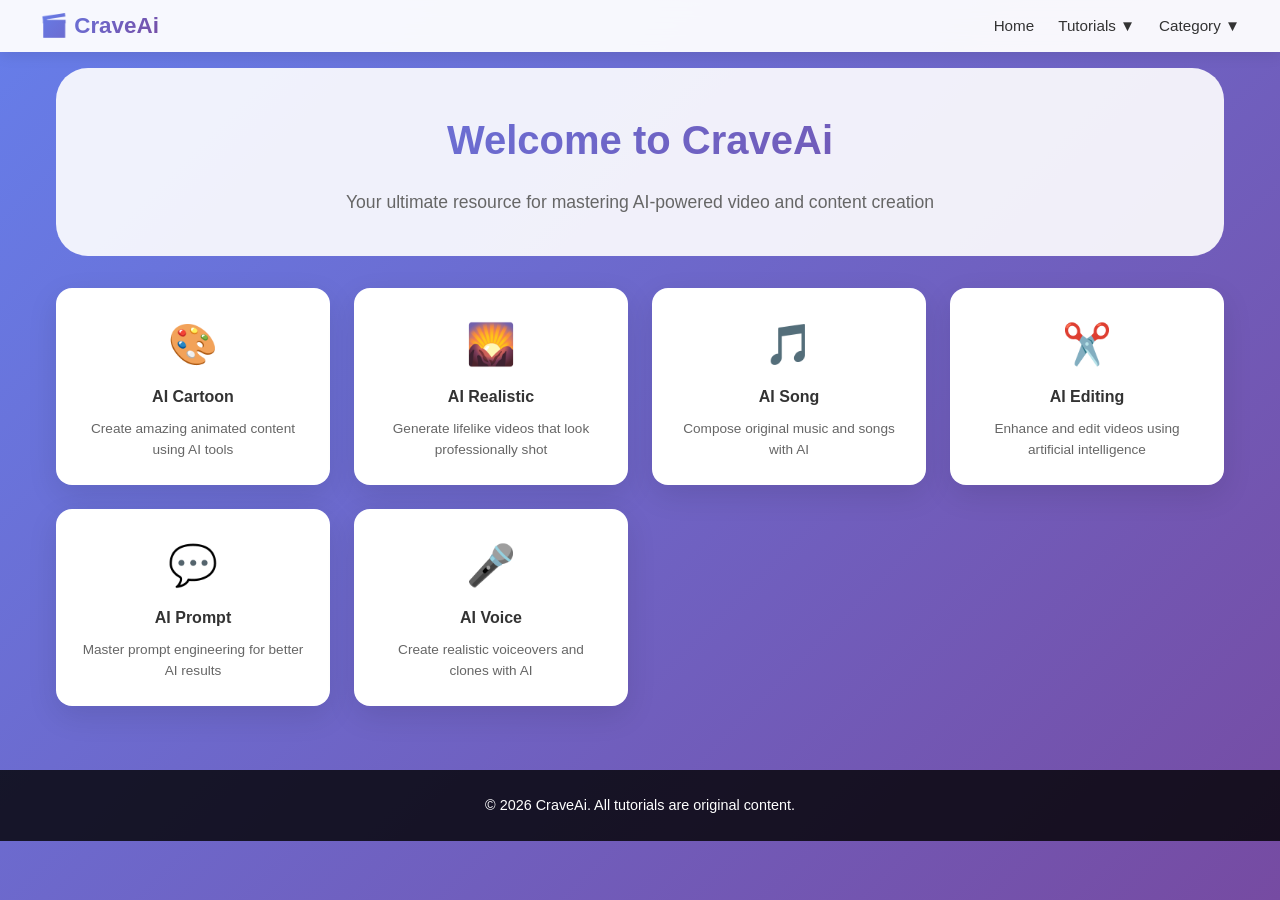
<file: index.html>
<!DOCTYPE html>
<html lang="en">
<head>
    <meta charset="UTF-8">
    <meta name="viewport" content="width=device-width, initial-scale=1.0">
    <title>CraveAi - Master AI Video Creation</title>
    <link rel="stylesheet" href="assets/css/style.css">
    <!-- Linkvertise API Script - Replace YOUR_ID with your actual Linkvertise ID -->
    <script src="https://publisher.linkvertise.com/cdn/linkvertise.js"></script>
<script>
    linkvertise(6531613, {
        whitelist: [],
        blacklist: ["craveai44.github.io", "localhost", "127.0.0.1"]
    });
</script>
</head>
<body>
    <!-- ===== NAVIGATION ===== -->
    <nav class="navbar">
        <div class="nav-container">
            <a href="index.html" class="logo">🎬 CraveAi</a>
            <button class="hamburger" id="hamburger" aria-label="Toggle menu">☰</button>
            <ul class="nav-links" id="navLinks">
                <li><a href="index.html">Home</a></li>
                
                <!-- Tutorials Dropdown -->
                <li class="dropdown">
                    <a href="#" class="dropdown-toggle">Tutorials ▼</a>
                    <ul class="dropdown-menu">
                        <li><a href="pages/cartoon.html">🎨 AI Cartoon</a></li>
                        <li><a href="pages/realistic.html">🌄 AI Realistic</a></li>
                        <li><a href="pages/song.html">🎵 AI Song</a></li>
                        <li><a href="pages/editing.html">✂️ AI Editing</a></li>
                        <li><a href="pages/prompt.html">💬 AI Prompt</a></li>
                        <li><a href="pages/voice.html">🎤 AI Voice</a></li>
                    </ul>
                </li>
                
                <!-- Category Dropdown -->
                <li class="dropdown">
                    <a href="#" class="dropdown-toggle">Category ▼</a>
                    <ul class="dropdown-menu">
                        <li><a href="pages/cartoon.html">🎨 AI Cartoon</a></li>
                        <li><a href="pages/realistic.html">🌄 AI Realistic</a></li>
                        <li><a href="pages/song.html">🎵 AI Song</a></li>
                        <li><a href="pages/editing.html">✂️ AI Editing</a></li>
                        <li><a href="pages/prompt.html">💬 AI Prompt</a></li>
                        <li><a href="pages/voice.html">🎤 AI Voice</a></li>
                    </ul>
                </li>
            </ul>
        </div>
    </nav>

    <!-- ===== MAIN CONTENT ===== -->
    <main>
        <section class="hero">
            <h1>Welcome to CraveAi</h1>
            <p>Your ultimate resource for mastering AI-powered video and content creation</p>
        </section>

        <section class="categories-grid">
            <div class="category-card" onclick="location.href='pages/cartoon.html'">
                <div class="category-icon">🎨</div>
                <h3>AI Cartoon</h3>
                <p>Create amazing animated content using AI tools</p>
            </div>
            <div class="category-card" onclick="location.href='pages/realistic.html'">
                <div class="category-icon">🌄</div>
                <h3>AI Realistic</h3>
                <p>Generate lifelike videos that look professionally shot</p>
            </div>
            <div class="category-card" onclick="location.href='pages/song.html'">
                <div class="category-icon">🎵</div>
                <h3>AI Song</h3>
                <p>Compose original music and songs with AI</p>
            </div>
            <div class="category-card" onclick="location.href='pages/editing.html'">
                <div class="category-icon">✂️</div>
                <h3>AI Editing</h3>
                <p>Enhance and edit videos using artificial intelligence</p>
            </div>
            <div class="category-card" onclick="location.href='pages/prompt.html'">
                <div class="category-icon">💬</div>
                <h3>AI Prompt</h3>
                <p>Master prompt engineering for better AI results</p>
            </div>
            <div class="category-card" onclick="location.href='pages/voice.html'">
                <div class="category-icon">🎤</div>
                <h3>AI Voice</h3>
                <p>Create realistic voiceovers and clones with AI</p>
            </div>
        </section>
    </main>

    <footer>
        <p>&copy; 2026 CraveAi. All tutorials are original content.</p>
    </footer>

    <script src="assets/js/script.js"></script>
</body>
</html>
</file>
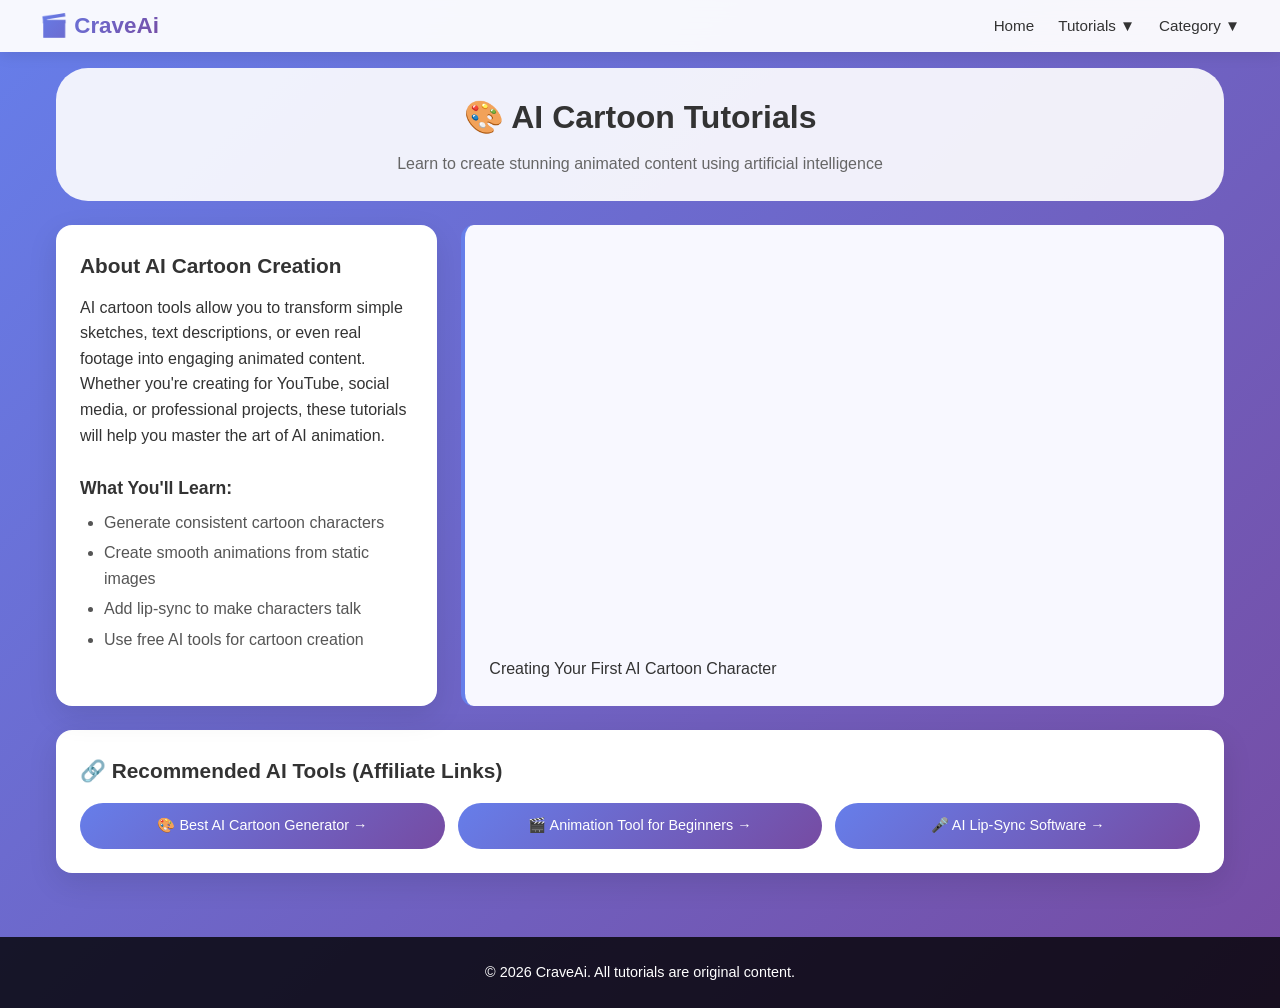
<file: pages/cartoon.html>
<!DOCTYPE html>
<html lang="en">

<head>
    <meta charset="UTF-8">
    <meta name="viewport" content="width=device-width, initial-scale=1.0">
    <title>CraveAi - AI Cartoon Tutorials</title>
    <link rel="stylesheet" href="../assets/css/style.css">

    <!-- Optional Linkvertise setup: put your publisher ID in assets/js/script.js -->
    <script src="https://publisher.linkvertise.com/cdn/linkvertise.js"></script>
    <script>
    linkvertise(6531613, {
        whitelist: [],
        blacklist: ["craveai44.github.io", "localhost", "127.0.0.1"]
    });
    </script>
</head>

<body>
    <nav class="navbar">
        <div class="nav-container">
            <a href="index.html" class="logo">🎬 CraveAi</a>
            <button class="hamburger" id="hamburger" aria-label="Toggle menu">☰</button>
            <ul class="nav-links" id="navLinks">
                <li><a href="../index.html">Home</a></li>
                <li class="dropdown">
                    <a href="#" class="dropdown-toggle">Tutorials ▼</a>
                    <ul class="dropdown-menu">
                        <li><a href="cartoon.html">🎨 AI Cartoon</a></li>
                        <li><a href="realistic.html">🌄 AI Realistic</a></li>
                        <li><a href="song.html">🎵 AI Song</a></li>
                        <li><a href="editing.html">✂️ AI Editing</a></li>
                        <li><a href="prompt.html">💬 AI Prompt</a></li>
                        <li><a href="voice.html">🎤 AI Voice</a></li>
                    </ul>
                </li>
                <li class="dropdown">
                    <a href="#" class="dropdown-toggle">Category ▼</a>
                    <ul class="dropdown-menu">
                        <li><a href="cartoon.html">🎨 AI Cartoon</a></li>
                        <li><a href="realistic.html">🌄 AI Realistic</a></li>
                        <li><a href="song.html">🎵 AI Song</a></li>
                        <li><a href="editing.html">✂️ AI Editing</a></li>
                        <li><a href="prompt.html">💬 AI Prompt</a></li>
                        <li><a href="voice.html">🎤 AI Voice</a></li>
                    </ul>
                </li>
            </ul>
        </div>
    </nav>

    <main>
        <section class="page-header">
            <h1>🎨 AI Cartoon Tutorials</h1>
            <p>Learn to create stunning animated content using artificial intelligence</p>
        </section>

        <div class="content-layout">
            <!-- Text Section -->
            <div class="text-section">
                <h2>About AI Cartoon Creation</h2>
                <p>AI cartoon tools allow you to transform simple sketches, text descriptions, or even real footage into
                    engaging animated content. Whether you're creating for YouTube, social media, or professional
                    projects, these tutorials will help you master the art of AI animation.</p>
                <br>
                <h3>What You'll Learn:</h3>
                <ul>
                    <li>Generate consistent cartoon characters</li>
                    <li>Create smooth animations from static images</li>
                    <li>Add lip-sync to make characters talk</li>
                    <li>Use free AI tools for cartoon creation</li>
                </ul>
            </div>

            <!-- Videos Section -->
            <div class="video-grid">
                <div class="video-card">
                    <div class="video-container">
                        <iframe width="100%" height="315" src="https://www.youtube.com/embed/YOUR_VIDEO_ID"
                            frameborder="0" allowfullscreen>
                        </iframe>
                    </div>
                    <p>Creating Your First AI Cartoon Character</p>
                </div>
            </div>
        </div>

        <!-- Resources Section with Linkvertise Links -->
        <div class="resources-section">
            <h2>🔗 Recommended AI Tools (Affiliate Links)</h2>
            <div class="resources-grid">
                <a href="#" class="resource-link">🎨 Best AI Cartoon Generator →</a>
                <a href="#" class="resource-link">🎬 Animation Tool for Beginners →</a>
                <a href="#" class="resource-link">🎤 AI Lip-Sync Software →</a>
            </div>
        </div>
    </main>

    <footer>
        <p>&copy; 2026 CraveAi. All tutorials are original content.</p>
    </footer>

    <script src="../assets/js/script.js"></script>
</body>

</html>
</file>
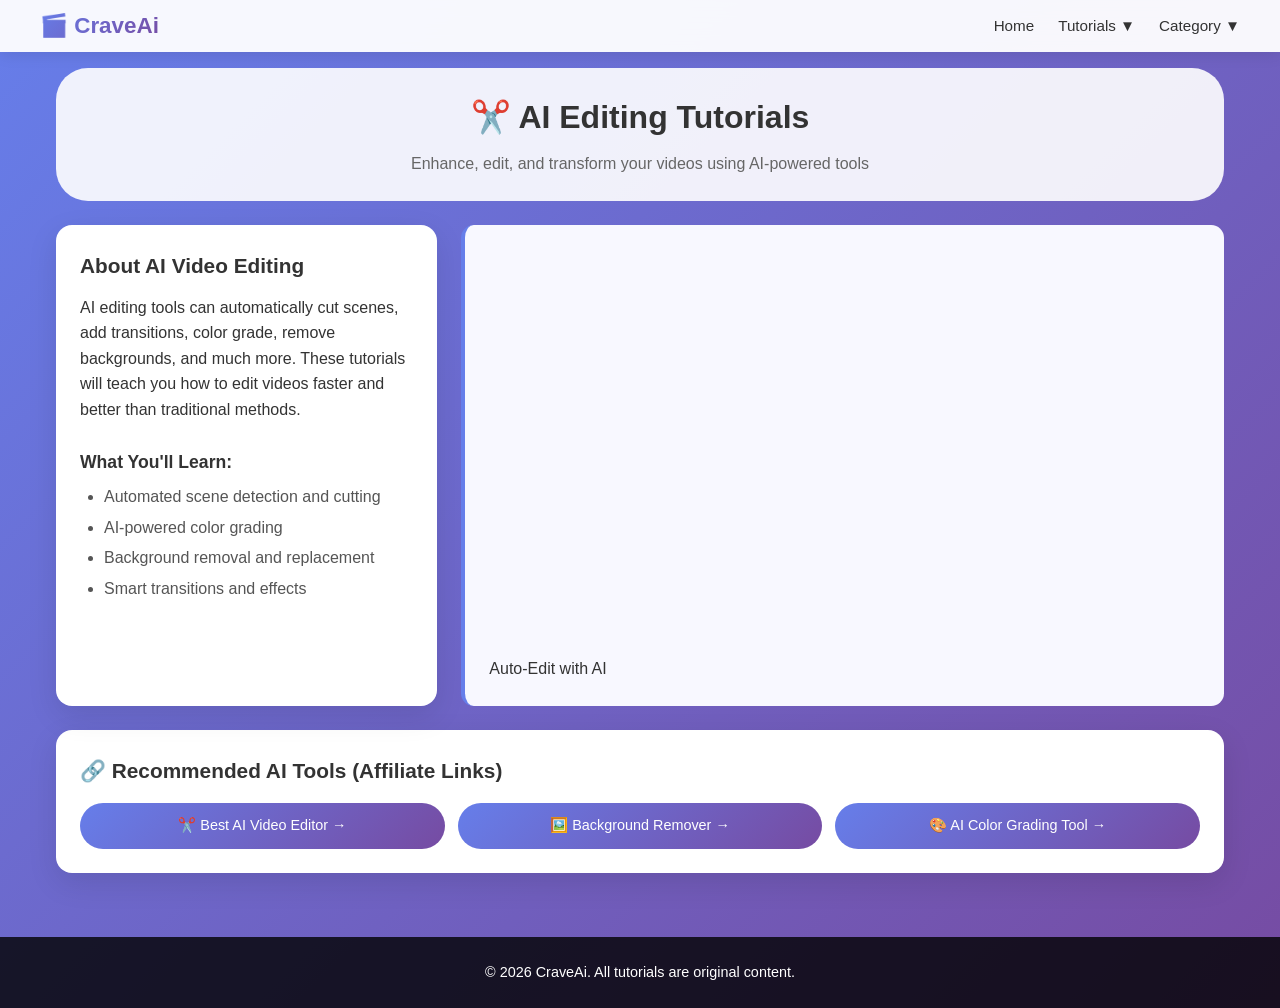
<file: pages/editing.html>
<!DOCTYPE html>
<html lang="en">

<head>
    <meta charset="UTF-8">
    <meta name="viewport" content="width=device-width, initial-scale=1.0">
    <title>CraveAi - AI Editing Tutorials</title>
    <link rel="stylesheet" href="../assets/css/style.css">

    <!-- Optional Linkvertise setup: put your publisher ID in assets/js/script.js -->
    <script src="https://publisher.linkvertise.com/cdn/linkvertise.js"></script>
    <script>
    linkvertise(6531613, {
        whitelist: [],
        blacklist: ["craveai44.github.io", "localhost", "127.0.0.1"]
    });
    </script>
</head>

<body>
    <nav class="navbar">
        <div class="nav-container">
            <a href="index.html" class="logo">🎬 CraveAi</a>
            <button class="hamburger" id="hamburger" aria-label="Toggle menu">☰</button>
            <ul class="nav-links" id="navLinks">
                <li><a href="../index.html">Home</a></li>
                <li class="dropdown">
                    <a href="#" class="dropdown-toggle">Tutorials ▼</a>
                    <ul class="dropdown-menu">
                        <li><a href="cartoon.html">🎨 AI Cartoon</a></li>
                        <li><a href="realistic.html">🌄 AI Realistic</a></li>
                        <li><a href="song.html">🎵 AI Song</a></li>
                        <li><a href="editing.html">✂️ AI Editing</a></li>
                        <li><a href="prompt.html">💬 AI Prompt</a></li>
                        <li><a href="voice.html">🎤 AI Voice</a></li>
                    </ul>
                </li>
                <li class="dropdown">
                    <a href="#" class="dropdown-toggle">Category ▼</a>
                    <ul class="dropdown-menu">
                        <li><a href="cartoon.html">🎨 AI Cartoon</a></li>
                        <li><a href="realistic.html">🌄 AI Realistic</a></li>
                        <li><a href="song.html">🎵 AI Song</a></li>
                        <li><a href="editing.html">✂️ AI Editing</a></li>
                        <li><a href="prompt.html">💬 AI Prompt</a></li>
                        <li><a href="voice.html">🎤 AI Voice</a></li>
                    </ul>
                </li>
            </ul>
        </div>
    </nav>

    <main>
        <section class="page-header">
            <h1>✂️ AI Editing Tutorials</h1>
            <p>Enhance, edit, and transform your videos using AI-powered tools</p>
        </section>

        <div class="content-layout">
            <div class="text-section">
                <h2>About AI Video Editing</h2>
                <p>AI editing tools can automatically cut scenes, add transitions, color grade, remove backgrounds, and
                    much more. These tutorials will teach you how to edit videos faster and better than traditional
                    methods.</p>
                <br>
                <h3>What You'll Learn:</h3>
                <ul>
                    <li>Automated scene detection and cutting</li>
                    <li>AI-powered color grading</li>
                    <li>Background removal and replacement</li>
                    <li>Smart transitions and effects</li>
                </ul>
            </div>

            <div class="video-grid">
                <div class="video-card">
                    <div class="video-container">
                        <iframe width="100%" height="315" src="https://www.youtube.com/embed/YOUR_VIDEO_ID"
                            frameborder="0" allowfullscreen>
                        </iframe>
                    </div>
                    <p>Auto-Edit with AI</p>
                </div>
            </div>
        </div>

        <div class="resources-section">
            <h2>🔗 Recommended AI Tools (Affiliate Links)</h2>
            <div class="resources-grid">
                <a href="#" class="resource-link">✂️ Best AI Video Editor →</a>
                <a href="#" class="resource-link">🖼️ Background Remover →</a>
                <a href="#" class="resource-link">🎨 AI Color Grading Tool →</a>
            </div>
        </div>
    </main>

    <footer>
        <p>&copy; 2026 CraveAi. All tutorials are original content.</p>
    </footer>

    <script src="../assets/js/script.js"></script>
</body>

</html>
</file>
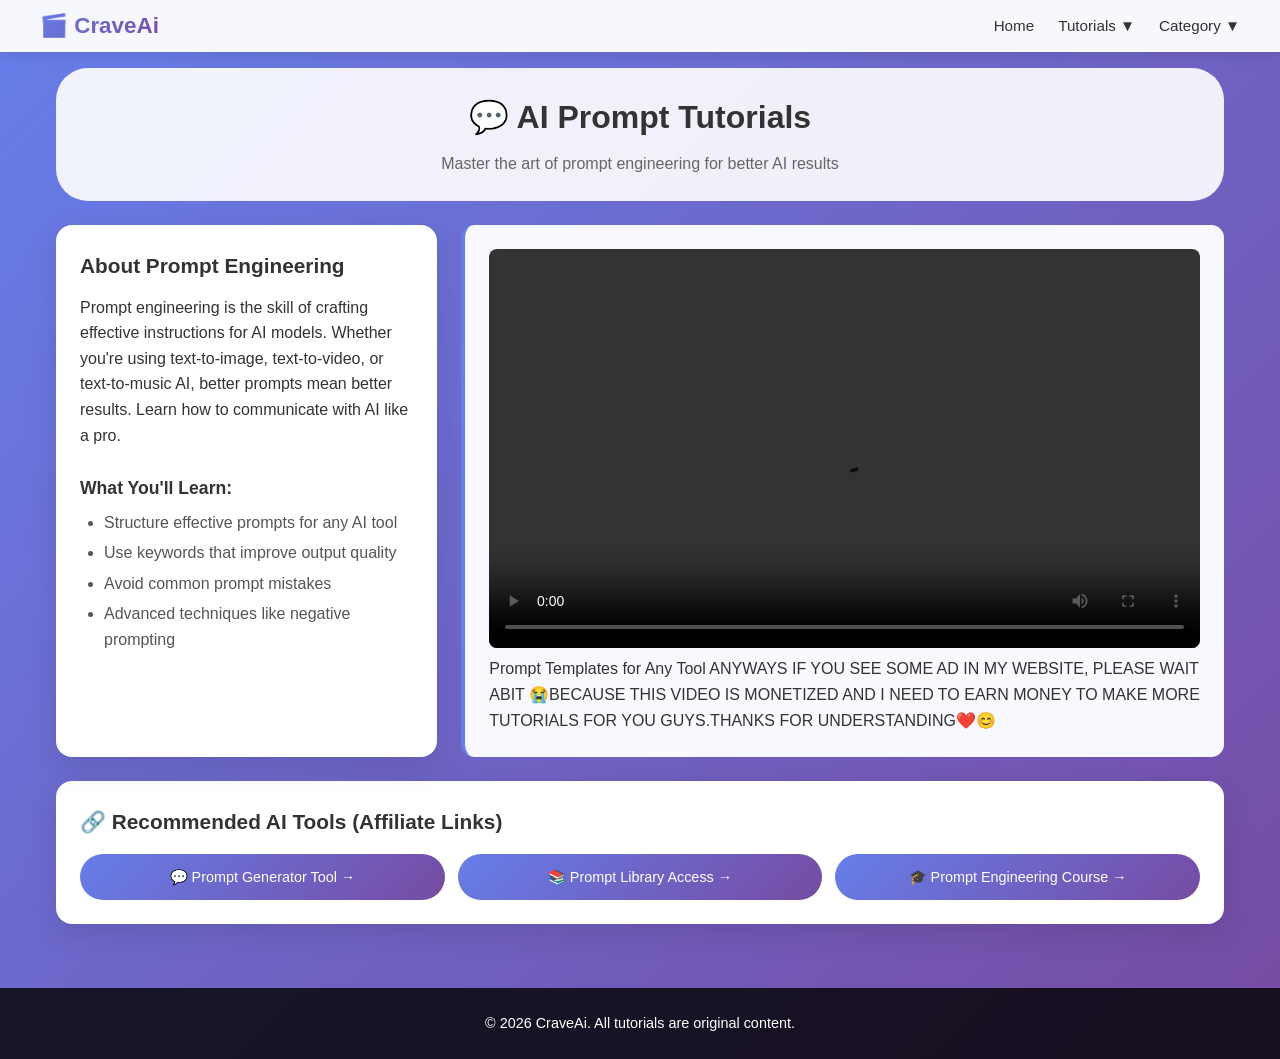
<file: pages/prompt.html>
<!DOCTYPE html>
<html lang="en">

<head>
    <meta charset="UTF-8">
    <meta name="viewport" content="width=device-width, initial-scale=1.0">
    <title>CraveAi - AI Prompt Tutorials</title>
    <link rel="stylesheet" href="../assets/css/style.css">

    <!-- Optional Linkvertise setup: put your publisher ID in assets/js/script.js -->
    <script src="https://publisher.linkvertise.com/cdn/linkvertise.js"></script>
    <script>
    linkvertise(6531613, {
        whitelist: [],
        blacklist: ["craveai44.github.io", "localhost", "127.0.0.1"]
    });
    </script>
</head>

<body>
    <nav class="navbar">
        <div class="nav-container">
            <a href="index.html" class="logo">🎬 CraveAi</a>
            <button class="hamburger" id="hamburger" aria-label="Toggle menu">☰</button>
            <ul class="nav-links" id="navLinks">
                <li><a href="../index.html">Home</a></li>
                <li class="dropdown">
                    <a href="#" class="dropdown-toggle">Tutorials ▼</a>
                    <ul class="dropdown-menu">
                        <li><a href="cartoon.html">🎨 AI Cartoon</a></li>
                        <li><a href="realistic.html">🌄 AI Realistic</a></li>
                        <li><a href="song.html">🎵 AI Song</a></li>
                        <li><a href="editing.html">✂️ AI Editing</a></li>
                        <li><a href="prompt.html">💬 AI Prompt</a></li>
                        <li><a href="voice.html">🎤 AI Voice</a></li>
                    </ul>
                </li>
                <li class="dropdown">
                    <a href="#" class="dropdown-toggle">Category ▼</a>
                    <ul class="dropdown-menu">
                        <li><a href="cartoon.html">🎨 AI Cartoon</a></li>
                        <li><a href="realistic.html">🌄 AI Realistic</a></li>
                        <li><a href="song.html">🎵 AI Song</a></li>
                        <li><a href="editing.html">✂️ AI Editing</a></li>
                        <li><a href="prompt.html">💬 AI Prompt</a></li>
                        <li><a href="voice.html">🎤 AI Voice</a></li>
                    </ul>
                </li>
            </ul>
        </div>
    </nav>

    <main>
        <section class="page-header">
            <h1>💬 AI Prompt Tutorials</h1>
            <p>Master the art of prompt engineering for better AI results</p>
        </section>

        <div class="content-layout">
            <div class="text-section">
                <h2>About Prompt Engineering</h2>
                <p>Prompt engineering is the skill of crafting effective instructions for AI models. Whether you're
                    using text-to-image, text-to-video, or text-to-music AI, better prompts mean better results. Learn
                    how to communicate with AI like a pro.</p>
                <br>
                <h3>What You'll Learn:</h3>
                <ul>
                    <li>Structure effective prompts for any AI tool</li>
                    <li>Use keywords that improve output quality</li>
                    <li>Avoid common prompt mistakes</li>
                    <li>Advanced techniques like negative prompting</li>
                </ul>
            </div>

            <div class="video-grid">
                <div class="video-card">
                    <div class="video-container">
                        <video width="100%" controls preload="metadata">
                            <source src="../assets/videos/prompt-1.mp4" type="video/mp4">
                            Your browser does not support the video tag.
                        </video>
                    </div>
                    <p>Prompt Templates for Any Tool


                        ANYWAYS IF YOU SEE SOME AD IN MY WEBSITE, PLEASE WAIT ABIT 😭BECAUSE THIS VIDEO IS MONETIZED AND
                        I NEED TO EARN MONEY TO MAKE MORE TUTORIALS FOR YOU GUYS.THANKS FOR UNDERSTANDING❤️😊
                    </p>
                </div>
            </div>
        </div>

        <div class="resources-section">
            <h2>🔗 Recommended AI Tools (Affiliate Links)</h2>
            <div class="resources-grid">
                <a href="#" class="resource-link">💬 Prompt Generator Tool →</a>
                <a href="#" class="resource-link">📚 Prompt Library Access →</a>
                <a href="#" class="resource-link">🎓 Prompt Engineering Course →</a>
            </div>
        </div>
    </main>

    <footer>
        <p>&copy; 2026 CraveAi. All tutorials are original content.</p>
    </footer>

    <script src="../assets/js/script.js"></script>
</body>

</html>
</file>
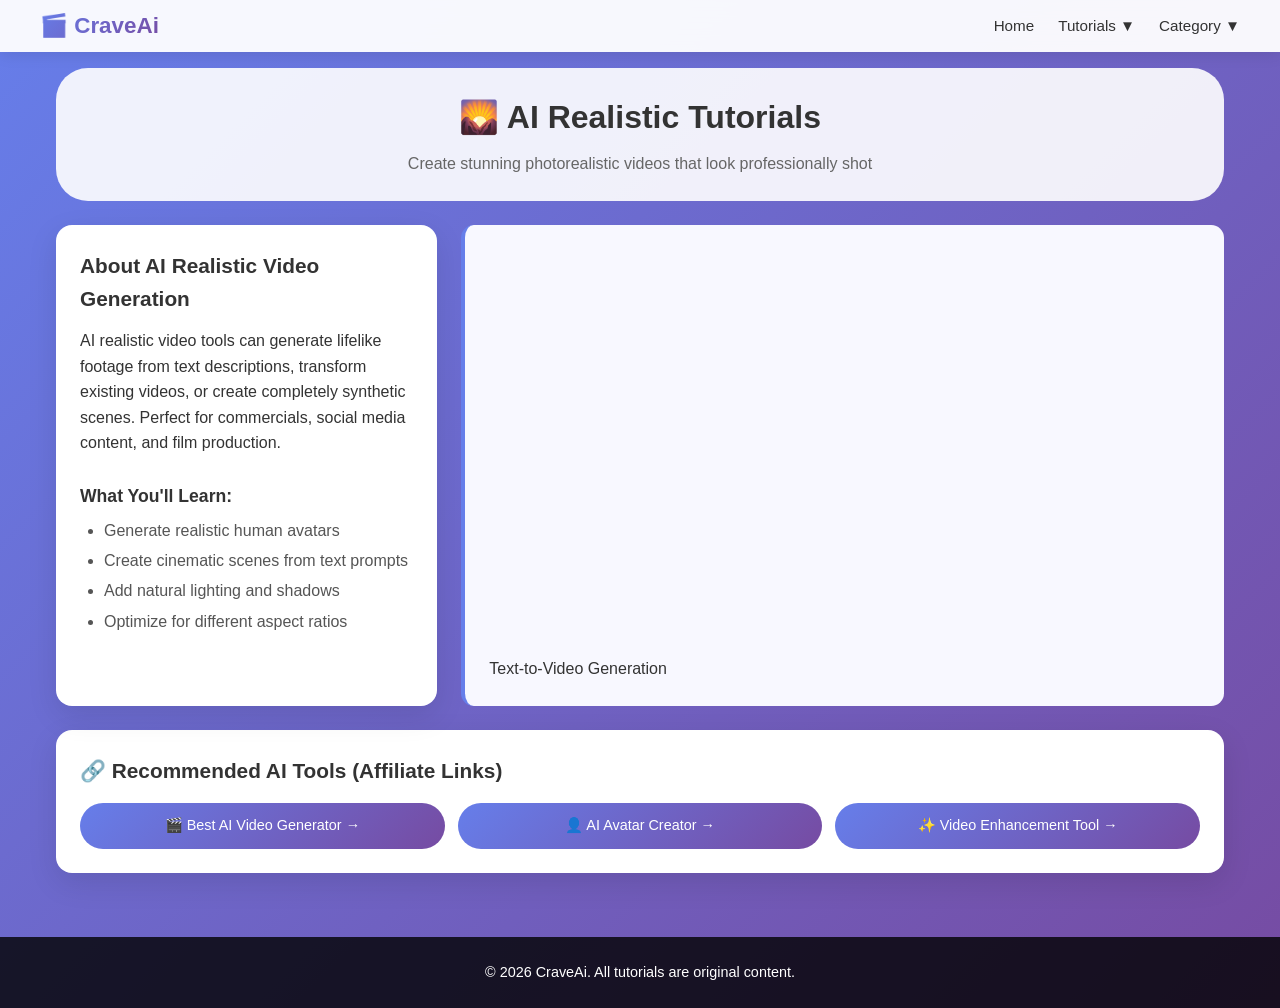
<file: pages/realistic.html>
<!DOCTYPE html>
<html lang="en">

<head>
    <meta charset="UTF-8">
    <meta name="viewport" content="width=device-width, initial-scale=1.0">
    <title>CraveAi - AI Realistic Tutorials</title>
    <link rel="stylesheet" href="../assets/css/style.css">

    <!-- Optional Linkvertise setup: put your publisher ID in assets/js/script.js -->
   <script src="https://publisher.linkvertise.com/cdn/linkvertise.js"></script>
    <script>
    linkvertise(6531613, {
        whitelist: [],
        blacklist: ["craveai44.github.io", "localhost", "127.0.0.1"]
    });
    </script>
</head>

<body>
    <nav class="navbar">
        <div class="nav-container">
            <a href="index.html" class="logo">🎬 CraveAi</a>
            <button class="hamburger" id="hamburger" aria-label="Toggle menu">☰</button>
            <ul class="nav-links" id="navLinks">
                <li><a href="../index.html">Home</a></li>
                <li class="dropdown">
                    <a href="#" class="dropdown-toggle">Tutorials ▼</a>
                    <ul class="dropdown-menu">
                        <li><a href="cartoon.html">🎨 AI Cartoon</a></li>
                        <li><a href="realistic.html">🌄 AI Realistic</a></li>
                        <li><a href="song.html">🎵 AI Song</a></li>
                        <li><a href="editing.html">✂️ AI Editing</a></li>
                        <li><a href="prompt.html">💬 AI Prompt</a></li>
                        <li><a href="voice.html">🎤 AI Voice</a></li>
                    </ul>
                </li>
                <li class="dropdown">
                    <a href="#" class="dropdown-toggle">Category ▼</a>
                    <ul class="dropdown-menu">
                        <li><a href="cartoon.html">🎨 AI Cartoon</a></li>
                        <li><a href="realistic.html">🌄 AI Realistic</a></li>
                        <li><a href="song.html">🎵 AI Song</a></li>
                        <li><a href="editing.html">✂️ AI Editing</a></li>
                        <li><a href="prompt.html">💬 AI Prompt</a></li>
                        <li><a href="voice.html">🎤 AI Voice</a></li>
                    </ul>
                </li>
            </ul>
        </div>
    </nav>

    <main>
        <section class="page-header">
            <h1>🌄 AI Realistic Tutorials</h1>
            <p>Create stunning photorealistic videos that look professionally shot</p>
        </section>

        <div class="content-layout">
            <div class="text-section">
                <h2>About AI Realistic Video Generation</h2>
                <p>AI realistic video tools can generate lifelike footage from text descriptions, transform existing
                    videos, or create completely synthetic scenes. Perfect for commercials, social media content, and
                    film production.</p>
                <br>
                <h3>What You'll Learn:</h3>
                <ul>
                    <li>Generate realistic human avatars</li>
                    <li>Create cinematic scenes from text prompts</li>
                    <li>Add natural lighting and shadows</li>
                    <li>Optimize for different aspect ratios</li>
                </ul>
            </div>

            <div class="video-grid">
                <div class="video-card">
                    <div class="video-container">
                        <iframe width="100%" height="315" src="https://www.youtube.com/embed/YOUR_VIDEO_ID"
                            frameborder="0" allowfullscreen>
                        </iframe>
                    </div>
                    <p>Text-to-Video Generation</p>
                </div>
            </div>
        </div>

        <div class="resources-section">
            <h2>🔗 Recommended AI Tools (Affiliate Links)</h2>
            <div class="resources-grid">
                <a href="#" class="resource-link">🎬 Best AI Video Generator →</a>
                <a href="#" class="resource-link">👤 AI Avatar Creator →</a>
                <a href="#" class="resource-link">✨ Video Enhancement Tool →</a>
            </div>
        </div>
    </main>

    <footer>
        <p>&copy; 2026 CraveAi. All tutorials are original content.</p>
    </footer>

    <script src="../assets/js/script.js"></script>
</body>

</html>
</file>
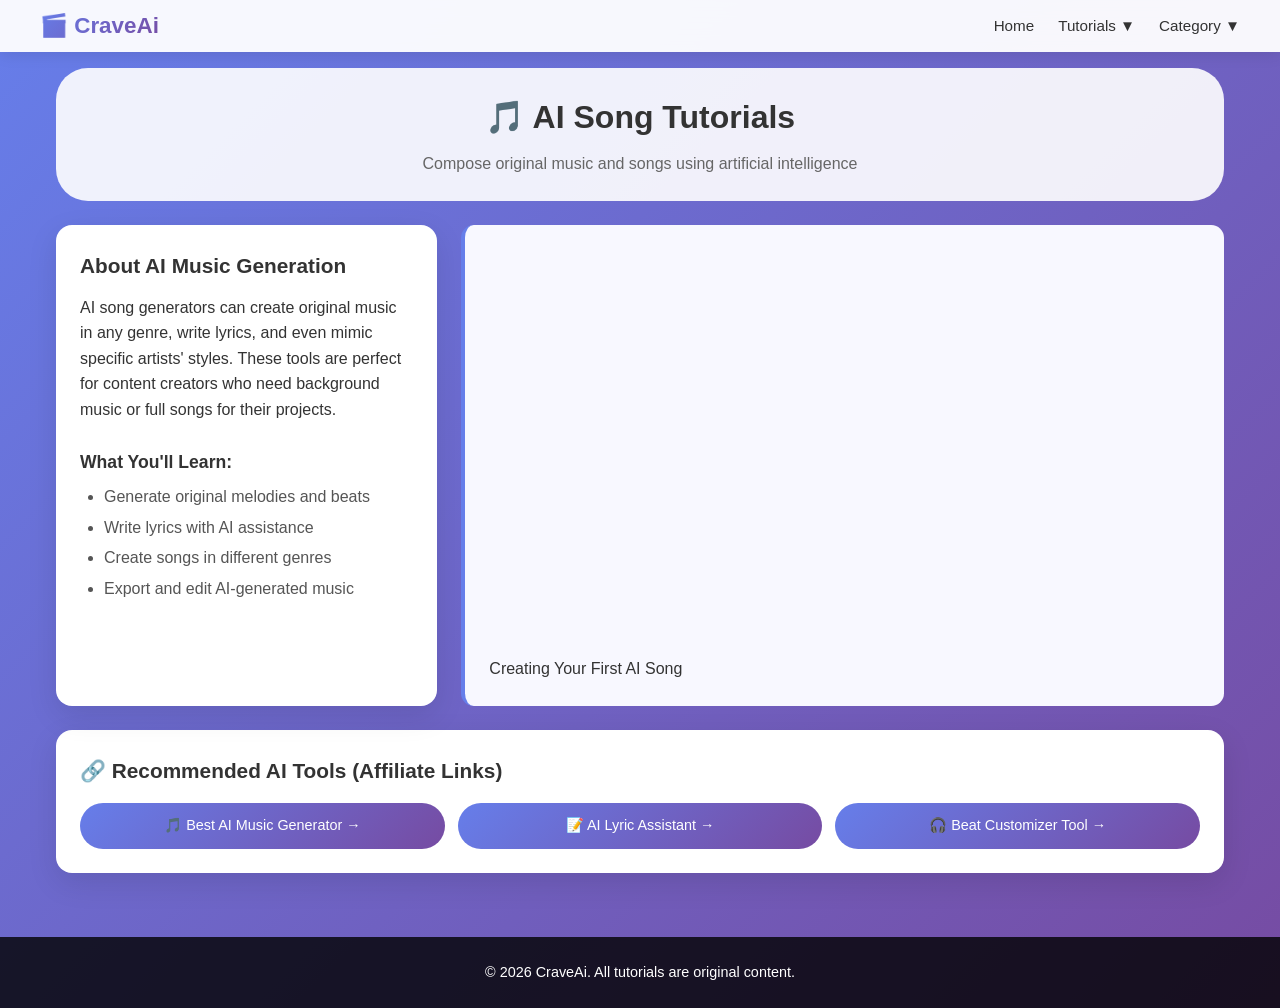
<file: pages/song.html>
<!DOCTYPE html>
<html lang="en">

<head>
    <meta charset="UTF-8">
    <meta name="viewport" content="width=device-width, initial-scale=1.0">
    <title>CraveAi - AI Song Tutorials</title>
    <link rel="stylesheet" href="../assets/css/style.css">

    <!-- Optional Linkvertise setup: put your publisher ID in assets/js/script.js -->
    <script src="https://publisher.linkvertise.com/cdn/linkvertise.js"></script>
    <script>
    linkvertise(6531613, {
        whitelist: [],
        blacklist: ["craveai44.github.io", "localhost", "127.0.0.1"]
    });
    </script>
</head>

<body>
    <nav class="navbar">
        <div class="nav-container">
            <a href="index.html" class="logo">🎬 CraveAi</a>
            <button class="hamburger" id="hamburger" aria-label="Toggle menu">☰</button>
            <ul class="nav-links" id="navLinks">
                <li><a href="../index.html">Home</a></li>
                <li class="dropdown">
                    <a href="#" class="dropdown-toggle">Tutorials ▼</a>
                    <ul class="dropdown-menu">
                        <li><a href="cartoon.html">🎨 AI Cartoon</a></li>
                        <li><a href="realistic.html">🌄 AI Realistic</a></li>
                        <li><a href="song.html">🎵 AI Song</a></li>
                        <li><a href="editing.html">✂️ AI Editing</a></li>
                        <li><a href="prompt.html">💬 AI Prompt</a></li>
                        <li><a href="voice.html">🎤 AI Voice</a></li>
                    </ul>
                </li>
                <li class="dropdown">
                    <a href="#" class="dropdown-toggle">Category ▼</a>
                    <ul class="dropdown-menu">
                        <li><a href="cartoon.html">🎨 AI Cartoon</a></li>
                        <li><a href="realistic.html">🌄 AI Realistic</a></li>
                        <li><a href="song.html">🎵 AI Song</a></li>
                        <li><a href="editing.html">✂️ AI Editing</a></li>
                        <li><a href="prompt.html">💬 AI Prompt</a></li>
                        <li><a href="voice.html">🎤 AI Voice</a></li>
                    </ul>
                </li>
            </ul>
        </div>
    </nav>

    <main>
        <section class="page-header">
            <h1>🎵 AI Song Tutorials</h1>
            <p>Compose original music and songs using artificial intelligence</p>
        </section>

        <div class="content-layout">
            <div class="text-section">
                <h2>About AI Music Generation</h2>
                <p>AI song generators can create original music in any genre, write lyrics, and even mimic specific
                    artists' styles. These tools are perfect for content creators who need background music or full
                    songs for their projects.</p>
                <br>
                <h3>What You'll Learn:</h3>
                <ul>
                    <li>Generate original melodies and beats</li>
                    <li>Write lyrics with AI assistance</li>
                    <li>Create songs in different genres</li>
                    <li>Export and edit AI-generated music</li>
                </ul>
            </div>

            <div class="video-grid">
                <div class="video-card">
                    <div class="video-container">
                        <iframe width="100%" height="315" src="https://www.youtube.com/embed/YOUR_VIDEO_ID"
                            frameborder="0" allowfullscreen>
                        </iframe>
                    </div>
                    <p>Creating Your First AI Song</p>
                </div>
            </div>
        </div>

        <div class="resources-section">
            <h2>🔗 Recommended AI Tools (Affiliate Links)</h2>
            <div class="resources-grid">
                <a href="#" class="resource-link">🎵 Best AI Music Generator →</a>
                <a href="#" class="resource-link">📝 AI Lyric Assistant →</a>
                <a href="#" class="resource-link">🎧 Beat Customizer Tool →</a>
            </div>
        </div>
    </main>

    <footer>
        <p>&copy; 2026 CraveAi. All tutorials are original content.</p>
    </footer>

    <script src="../assets/js/script.js"></script>
</body>

</html>
</file>
<file: assets/css/style.css>
/* ===== RESET ===== */
* {
    margin: 0;
    padding: 0;
    box-sizing: border-box;
}

html {
    scroll-padding-top: 60px; /* Prevents content from hiding behind fixed navbar */
}

body {
    font-family: -apple-system, BlinkMacSystemFont, 'Segoe UI', Roboto, Helvetica, Arial, sans-serif;
    background: linear-gradient(135deg, #667eea 0%, #764ba2 100%);
    color: #333;
    line-height: 1.6;
    min-height: 100vh;
}

/* ===== NAVIGATION ===== */
.navbar {
    background: rgba(255, 255, 255, 0.95);
    backdrop-filter: blur(10px);
    box-shadow: 0 2px 15px rgba(0, 0, 0, 0.1);
    position: sticky;
    top: 0;
    z-index: 100;
    padding: 0.5rem 1rem;
    min-height: 50px;
}

.nav-container {
    max-width: 1200px;
    margin: 0 auto;
    display: flex;
    justify-content: space-between;
    align-items: center;
    flex-wrap: wrap;
}

.logo {
    font-size: 1.4rem;
    font-weight: bold;
    background: linear-gradient(135deg, #667eea 0%, #764ba2 100%);
    -webkit-background-clip: text;
    background-clip: text;
    color: transparent;
    text-decoration: none;
}

/* ===== HAMBURGER MENU BUTTON ===== */
.hamburger {
    display: none;
    font-size: 1.5rem;
    background: none;
    border: none;
    cursor: pointer;
    color: #333;
    padding: 0.2rem 0.5rem;
}

/* ===== NAV LINKS ===== */
.nav-links {
    display: flex;
    gap: 1.5rem;
    list-style: none;
    align-items: center;
    flex-wrap: wrap;
}

.nav-links > li > a {
    text-decoration: none;
    color: #333;
    font-weight: 500;
    transition: color 0.3s;
    padding: 0.5rem 0;
    font-size: 0.95rem;
}

.nav-links > li > a:hover {
    color: #667eea;
}

/* ===== DROPDOWN ===== */
.dropdown {
    position: relative;
}

.dropdown > a {
    cursor: pointer;
}

.dropdown-menu {
    position: absolute;
    top: 100%;
    left: 0;
    background: white;
    min-width: 200px;
    list-style: none;
    padding: 0.5rem 0;
    border-radius: 0.5rem;
    box-shadow: 0 10px 30px rgba(0, 0, 0, 0.15);
    opacity: 0;
    visibility: hidden;
    transform: translateY(-10px);
    transition: all 0.3s ease;
}

.dropdown:hover .dropdown-menu {
    opacity: 1;
    visibility: visible;
    transform: translateY(0);
}

.dropdown-menu li a {
    display: block;
    padding: 0.5rem 1.5rem;
    text-decoration: none;
    color: #333;
    transition: background 0.3s;
    font-size: 0.95rem;
}

.dropdown-menu li a:hover {
    background: #f0f0ff;
    color: #667eea;
}

/* ===== MOBILE RESPONSIVE ===== */
@media (max-width: 768px) {
    .navbar {
        padding: 0.3rem 0.8rem;
        min-height: 45px;
    }

    .logo {
        font-size: 1.2rem;
    }

    .hamburger {
        display: block;
        font-size: 1.3rem;
        padding: 0.2rem 0.4rem;
    }

    .nav-links {
        display: none;
        width: 100%;
        flex-direction: column;
        align-items: flex-start;
        padding: 0.5rem 0;
        gap: 0.2rem;
        border-top: 1px solid #eee;
        margin-top: 0.3rem;
    }

    .nav-links.active {
        display: flex;
    }

    .nav-links > li {
        width: 100%;
    }

    .nav-links > li > a {
        display: block;
        padding: 0.3rem 0;
        width: 100%;
        font-size: 0.9rem;
    }

    /* Dropdown on mobile */
    .dropdown {
        width: 100%;
    }

    .dropdown-menu {
        position: static;
        box-shadow: none;
        opacity: 1;
        visibility: visible;
        transform: none;
        background: #f5f5f5;
        border-radius: 0.5rem;
        padding: 0.2rem 0;
        margin-top: 0.2rem;
        display: none;
    }

    .dropdown-menu.open {
        display: block;
    }

    .dropdown-menu li a {
        padding: 0.3rem 1rem;
        font-size: 0.85rem;
    }

    .dropdown > a::after {
        content: " ▶";
        font-size: 0.7rem;
        transition: transform 0.3s;
    }

    .dropdown.open > a::after {
        transform: rotate(90deg);
    }
}

@media (max-width: 480px) {
    .navbar {
        padding: 0.2rem 0.6rem;
        min-height: 40px;
    }

    .logo {
        font-size: 1rem;
    }

    .hamburger {
        font-size: 1.1rem;
        padding: 0.1rem 0.3rem;
    }

    .nav-links > li > a {
        font-size: 0.8rem;
        padding: 0.2rem 0;
    }

    .dropdown-menu li a {
        font-size: 0.75rem;
        padding: 0.2rem 0.8rem;
    }
}

/* ===== MAIN CONTENT ===== */
main {
    max-width: 1200px;
    margin: 0 auto;
    padding: 1rem 1rem 2rem 1rem;
}

/* ===== HERO ===== */
.hero {
    text-align: center;
    padding: 2.5rem 1.5rem;
    background: rgba(255, 255, 255, 0.9);
    border-radius: 2rem;
    margin-bottom: 2rem;
}

.hero h1 {
    font-size: 2.5rem;
    margin-bottom: 1rem;
    background: linear-gradient(135deg, #667eea 0%, #764ba2 100%);
    -webkit-background-clip: text;
    background-clip: text;
    color: transparent;
}

.hero p {
    font-size: 1.1rem;
    color: #666;
}

/* ===== CATEGORIES GRID ===== */
.categories-grid {
    display: grid;
    grid-template-columns: repeat(auto-fit, minmax(220px, 1fr));
    gap: 1.5rem;
}

.category-card {
    background: white;
    padding: 1.5rem;
    border-radius: 1rem;
    text-align: center;
    box-shadow: 0 10px 30px rgba(0, 0, 0, 0.1);
    cursor: pointer;
    transition: transform 0.3s, box-shadow 0.3s;
}

.category-card:hover {
    transform: translateY(-5px);
    box-shadow: 0 15px 40px rgba(0, 0, 0, 0.2);
}

.category-icon {
    font-size: 2.5rem;
    margin-bottom: 0.5rem;
}

.category-card h3 {
    margin-bottom: 0.5rem;
    color: #333;
    font-size: 1rem;
}

.category-card p {
    color: #666;
    font-size: 0.85rem;
}

/* ===== PAGE HEADER ===== */
.page-header {
    text-align: center;
    padding: 1.5rem;
    background: rgba(255, 255, 255, 0.9);
    border-radius: 2rem;
    margin-bottom: 1.5rem;
}

.page-header h1 {
    font-size: 2rem;
    margin-bottom: 0.5rem;
    color: #333;
}

.page-header p {
    color: #666;
    font-size: 1rem;
}

/* ===== CONTENT LAYOUT ===== */
.content-layout {
    display: grid;
    grid-template-columns: 1fr 2fr;
    gap: 1.5rem;
    margin-bottom: 1.5rem;
}

.text-section {
    background: white;
    padding: 1.5rem;
    border-radius: 1rem;
    box-shadow: 0 10px 30px rgba(0, 0, 0, 0.1);
}

.text-section h2 {
    color: #333;
    margin-bottom: 0.8rem;
    font-size: 1.3rem;
}

.text-section h3 {
    color: #333;
    margin-bottom: 0.5rem;
    font-size: 1.1rem;
}

.text-section ul {
    padding-left: 1.5rem;
    color: #555;
}

.text-section ul li {
    margin-bottom: 0.3rem;
}

.videos-section {
    background: white;
    padding: 1.5rem;
    border-radius: 1rem;
    box-shadow: 0 10px 30px rgba(0, 0, 0, 0.1);
}

.videos-section h2 {
    color: #333;
    margin-bottom: 1rem;
    font-size: 1.3rem;
}

.video-grid {
    display: grid;
    grid-template-columns: 1fr;
    gap: 1rem;
}

.video-card {
    background: #f8f8ff;
    padding: 1.5rem;
    border-radius: 0.8rem;
    border-left: 4px solid #667eea;
}

/* ===== VIDEO CONTAINER ===== */
.video-container {
    position: relative;
    padding-bottom: 56.25%;
    height: 0;
    overflow: hidden;
    border-radius: 0.5rem;
    margin-bottom: 0.5rem;
}

.video-container iframe,
.video-container video {
    position: absolute;
    top: 0;
    left: 0;
    width: 100%;
    height: 100%;
}

/* ===== RESOURCES ===== */
.resources-section {
    background: white;
    padding: 1.5rem;
    border-radius: 1rem;
    box-shadow: 0 10px 30px rgba(0, 0, 0, 0.1);
    margin-top: 1.5rem;
}

.resources-section h2 {
    color: #333;
    margin-bottom: 1rem;
    font-size: 1.3rem;
}

.resources-grid {
    display: grid;
    grid-template-columns: repeat(auto-fit, minmax(180px, 1fr));
    gap: 0.8rem;
}

.resource-link {
    display: block;
    padding: 0.7rem 1.2rem;
    background: linear-gradient(135deg, #667eea 0%, #764ba2 100%);
    color: white;
    text-decoration: none;
    border-radius: 2rem;
    text-align: center;
    font-weight: 500;
    font-size: 0.9rem;
    transition: opacity 0.3s, transform 0.3s;
}

.resource-link:hover {
    opacity: 0.85;
    transform: scale(1.02);
}

/* ===== FOOTER ===== */
footer {
    text-align: center;
    padding: 1.5rem;
    background: rgba(0, 0, 0, 0.8);
    color: white;
    margin-top: 2rem;
    font-size: 0.9rem;
}

/* ===== RESPONSIVE ===== */
@media (max-width: 900px) {
    .content-layout {
        grid-template-columns: 1fr;
    }
}

@media (max-width: 768px) {
    main {
        padding: 0.5rem 0.8rem 1.5rem 0.8rem;
    }

    .hero {
        padding: 1.5rem 1rem;
        margin-bottom: 1.5rem;
    }

    .hero h1 {
        font-size: 1.8rem;
    }

    .hero p {
        font-size: 0.95rem;
    }

    .page-header {
        padding: 1rem;
        margin-bottom: 1rem;
    }

    .page-header h1 {
        font-size: 1.5rem;
    }

    .page-header p {
        font-size: 0.9rem;
    }

    .categories-grid {
        grid-template-columns: 1fr 1fr;
        gap: 0.8rem;
    }

    .category-card {
        padding: 1rem;
    }

    .category-icon {
        font-size: 2rem;
    }

    .category-card h3 {
        font-size: 0.9rem;
    }

    .category-card p {
        font-size: 0.75rem;
    }

    .text-section {
        padding: 1rem;
    }

    .videos-section {
        padding: 1rem;
    }

    .video-card {
        padding: 1rem;
    }

    .resources-section {
        padding: 1rem;
        margin-top: 1rem;
    }

    .resources-grid {
        grid-template-columns: 1fr;
    }

    .resource-link {
        font-size: 0.85rem;
        padding: 0.6rem 1rem;
    }
}

@media (max-width: 480px) {
    main {
        padding: 0.3rem 0.5rem 1rem 0.5rem;
    }

    .hero {
        padding: 1rem 0.8rem;
        border-radius: 1rem;
    }

    .hero h1 {
        font-size: 1.4rem;
    }

    .hero p {
        font-size: 0.85rem;
    }

    .page-header h1 {
        font-size: 1.2rem;
    }

    .categories-grid {
        grid-template-columns: 1fr 1fr;
        gap: 0.5rem;
    }

    .category-card {
        padding: 0.8rem;
        border-radius: 0.8rem;
    }

    .category-icon {
        font-size: 1.6rem;
    }

    .category-card h3 {
        font-size: 0.8rem;
    }

    .category-card p {
        display: none;
    }

    .text-section h2 {
        font-size: 1.1rem;
    }

    .videos-section h2 {
        font-size: 1.1rem;
    }

    .video-card p {
        font-size: 0.85rem;
    }
}
</file>
